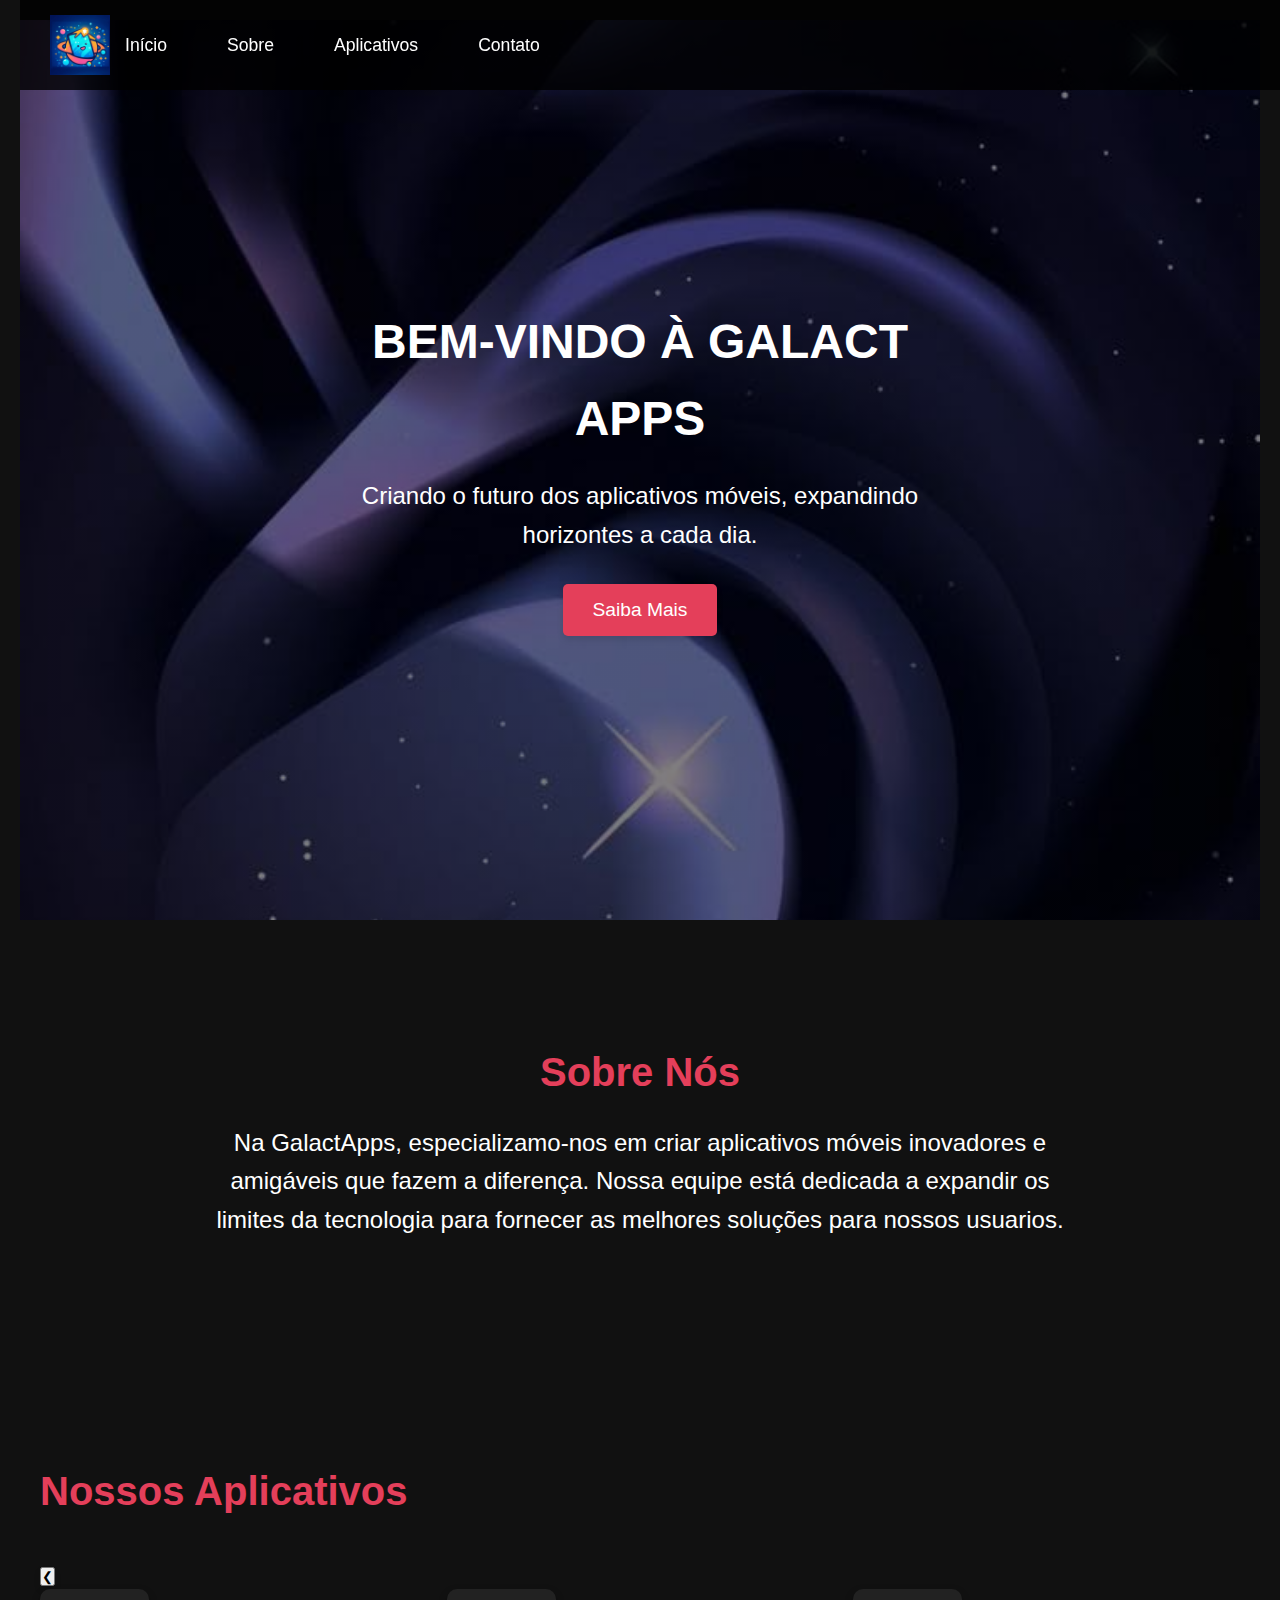
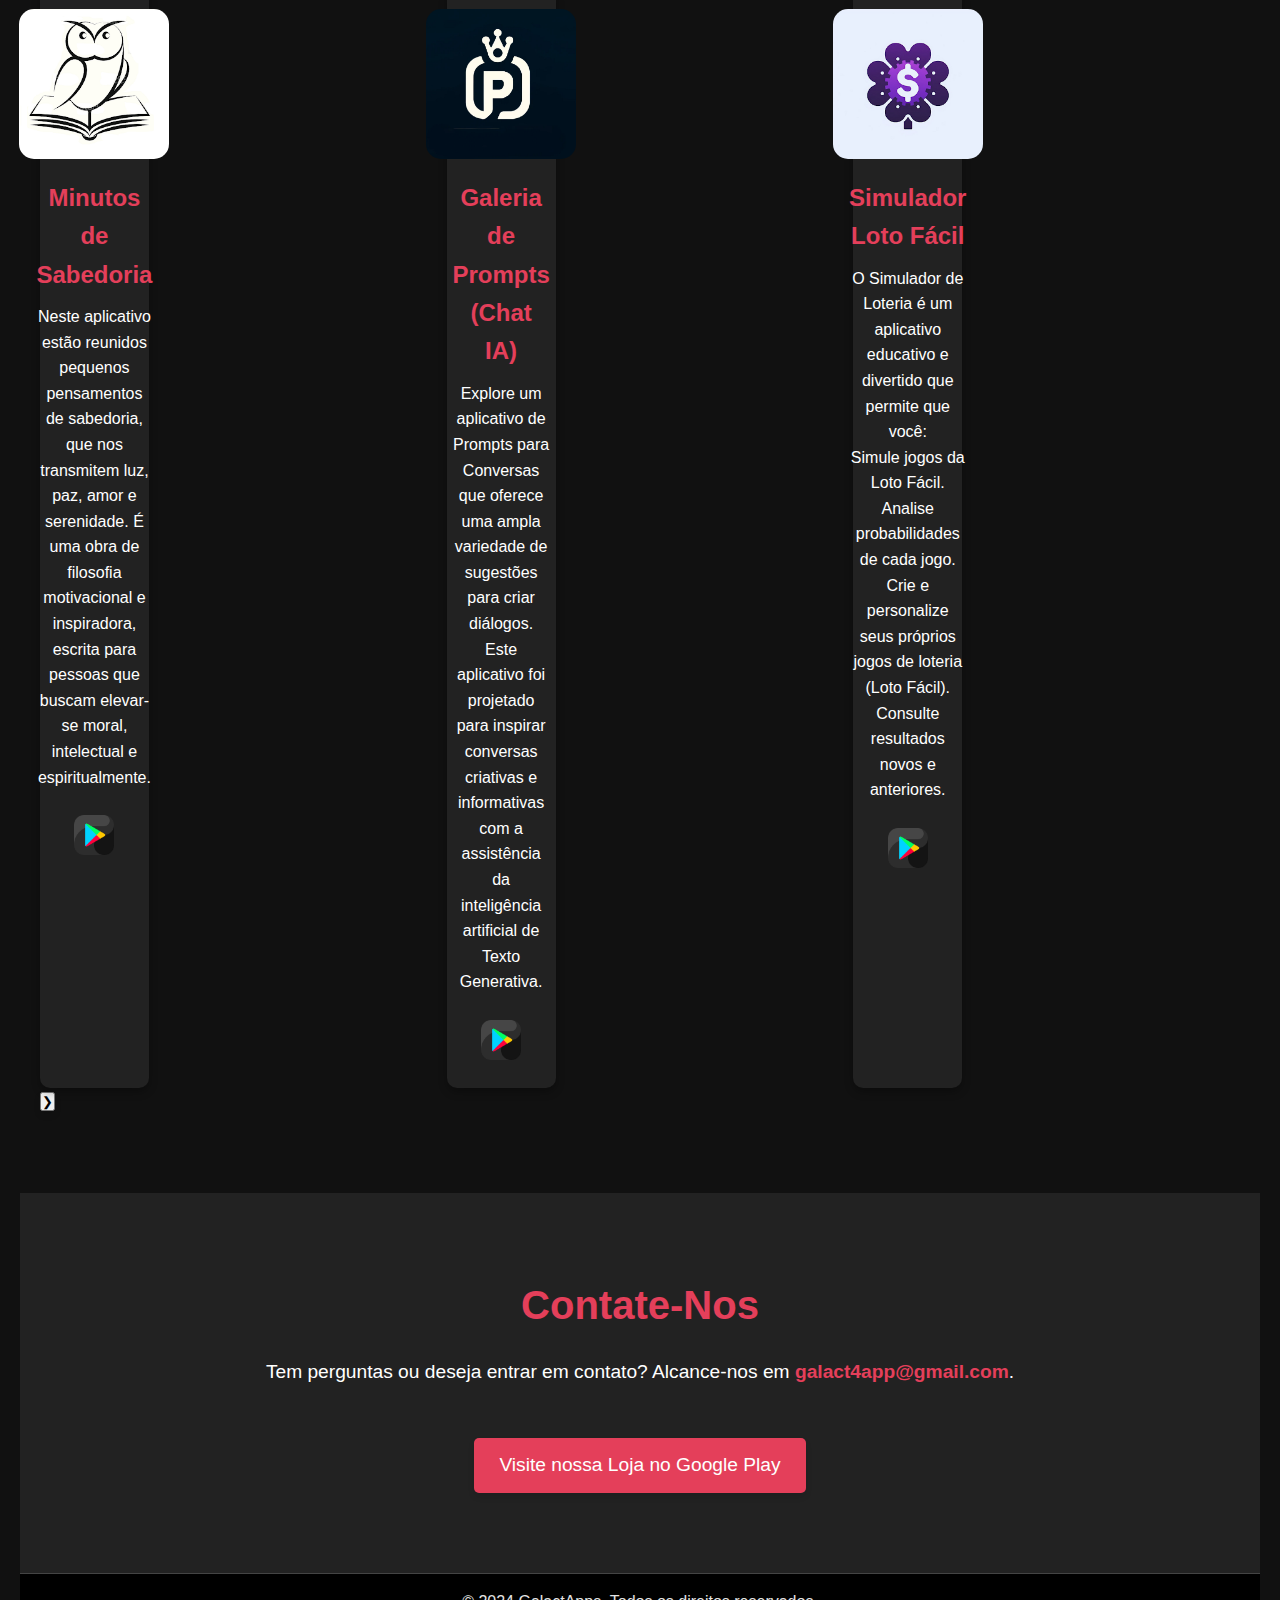
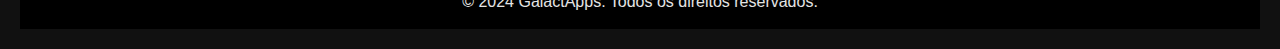
<file: index.html>
<!DOCTYPE html>
<html lang="pt">
<head>
    <meta charset="UTF-8">
    <meta name="viewport" content="width=device-width, initial-scale=1.0">
    <title>GalactApps - Desenvolvimento de Aplicativos Móveis</title>
    <link rel="stylesheet" href="styles.css">
</head>
<body>
  <header id="header">
        <nav>
            <div class="logo-container">
                <img src="logo2.jpeg" alt="Logo da GalactApps" class="logo">
            </div>
            <ul class="nav-links">
                <li><a href="#home">Início</a></li>
                <li><a href="#about">Sobre</a></li>
                <li><a href="#apps">Aplicativos</a></li>
                <li><a href="#contact">Contato</a></li>
            </ul>
            <div class="menu-toggle" onclick="toggleMenu()" aria-label="Alternar navegação" role="button">
                <div class="hamburger"></div>
            </div>
        </nav>
    </header>

    <section id="home" class="hero-section">
        <div class="hero-content">
            <h1>Bem-vindo à Galact Apps</h1>
            <p>Criando o futuro dos aplicativos móveis, expandindo horizontes a cada dia.</p>
            <button onclick="scrollToSection('about')">Saiba Mais</button>
        </div>
    </section>

    <section id="about" class="about-section">
        <h2>Sobre Nós</h2>
        <div class="about-content">
            <p>Na GalactApps, especializamo-nos em criar aplicativos móveis inovadores e amigáveis que fazem a diferença. Nossa equipe está dedicada a expandir os limites da tecnologia para fornecer as melhores soluções para nossos usuarios.</p>
        </div>
    </section>

    <section id="apps" class="apps-section">
        <h2>Nossos Aplicativos</h2>
        <div class="carousel-container">
            <button class="carousel-button prev" onclick="prevSlide()">&#10094;</button>
            <div class="carousel-slide">
                <div class="app-card">
                    <img src="app1.png" alt="Logo do App 1" class="app-logo">
                    <div class="app-description">
                        <h3>Minutos de Sabedoria</h3>
                        <p>Neste aplicativo estão reunidos pequenos pensamentos de sabedoria, que nos transmitem luz, paz, amor e serenidade. É uma obra de filosofia motivacional e inspiradora, escrita para pessoas que buscam elevar-se moral, intelectual e espiritualmente.</p>
                        <a href="https://play.google.com/store/apps/details?id=com.appgalact.minutosdesabedoria&pcampaignid=web_share" target="_blank">
                            <img src="google-play.png" alt="Ícone do Google Play" class="google-play-icon">
                        </a>
                    </div>
                </div>
                <div class="app-card">
                    <img src="app2.png" alt="Logo do App 2" class="app-logo">
                    <div class="app-description">
                        <h3>Galeria de Prompts (Chat IA)</h3>
                        <p>Explore um aplicativo de Prompts para Conversas que oferece uma ampla variedade de sugestões para criar diálogos. Este aplicativo foi projetado para inspirar conversas criativas e informativas com a assistência da inteligência artificial de Texto Generativa.</p>
                        <a href="https://play.google.com/store/apps/details?id=com.galactapp.promptschatgpt&pcampaignid=web_share" target="_blank">
                            <img src="google-play.png" alt="Ícone do Google Play" class="google-play-icon">
                        </a>
                    </div>
                </div>
                <div class="app-card">
                    <img src="app3.webp" alt="Logo do App 3" class="app-logo">
                    <div class="app-description">
                        <h3>Simulador Loto Fácil</h3>
                        <p>O Simulador de Loteria é um aplicativo educativo e divertido que permite que você:<br>
                            Simule jogos da Loto Fácil.<br>
                            Analise probabilidades de cada jogo.<br>
                            Crie e personalize seus próprios jogos de loteria (Loto Fácil).<br>
                            Consulte resultados novos e anteriores.</p>
                        <a href="https://play.google.com/store/apps/details?id=com.galactapp.simuladorlotofacil&pcampaignid=web_share" target="_blank">
                            <img src="google-play.png" alt="Ícone do Google Play" class="google-play-icon">
                        </a>
                    </div>
                </div>
            </div>
            <button class="carousel-button next" onclick="nextSlide()">&#10095;</button>
        </div>
        <div class="carousel-dots">
            <span class="dot" onclick="goToSlide(0)"></span>
            <span class="dot" onclick="goToSlide(1)"></span>
            <span class="dot" onclick="goToSlide(2)"></span>
        </div>
    </section>

    <section id="contact" class="contact-section">
        <h2>Contate-Nos</h2>
        <p>Tem perguntas ou deseja entrar em contato? Alcance-nos em <a class="specific-link" href="mailto:galact4app@gmail.com">galact4app@gmail.com</a>.</p>
        <a href="https://play.google.com/store/apps/dev?id=6442447482809120290" target="_blank" class="google-play-button">Visite nossa Loja no Google Play</a>
    </section>

    <footer>
        <p>&copy; 2024 GalactApps. Todos os direitos reservados.</p>
    </footer>

    <script src="scripts.js"></script>
</body>
</html>
</file>
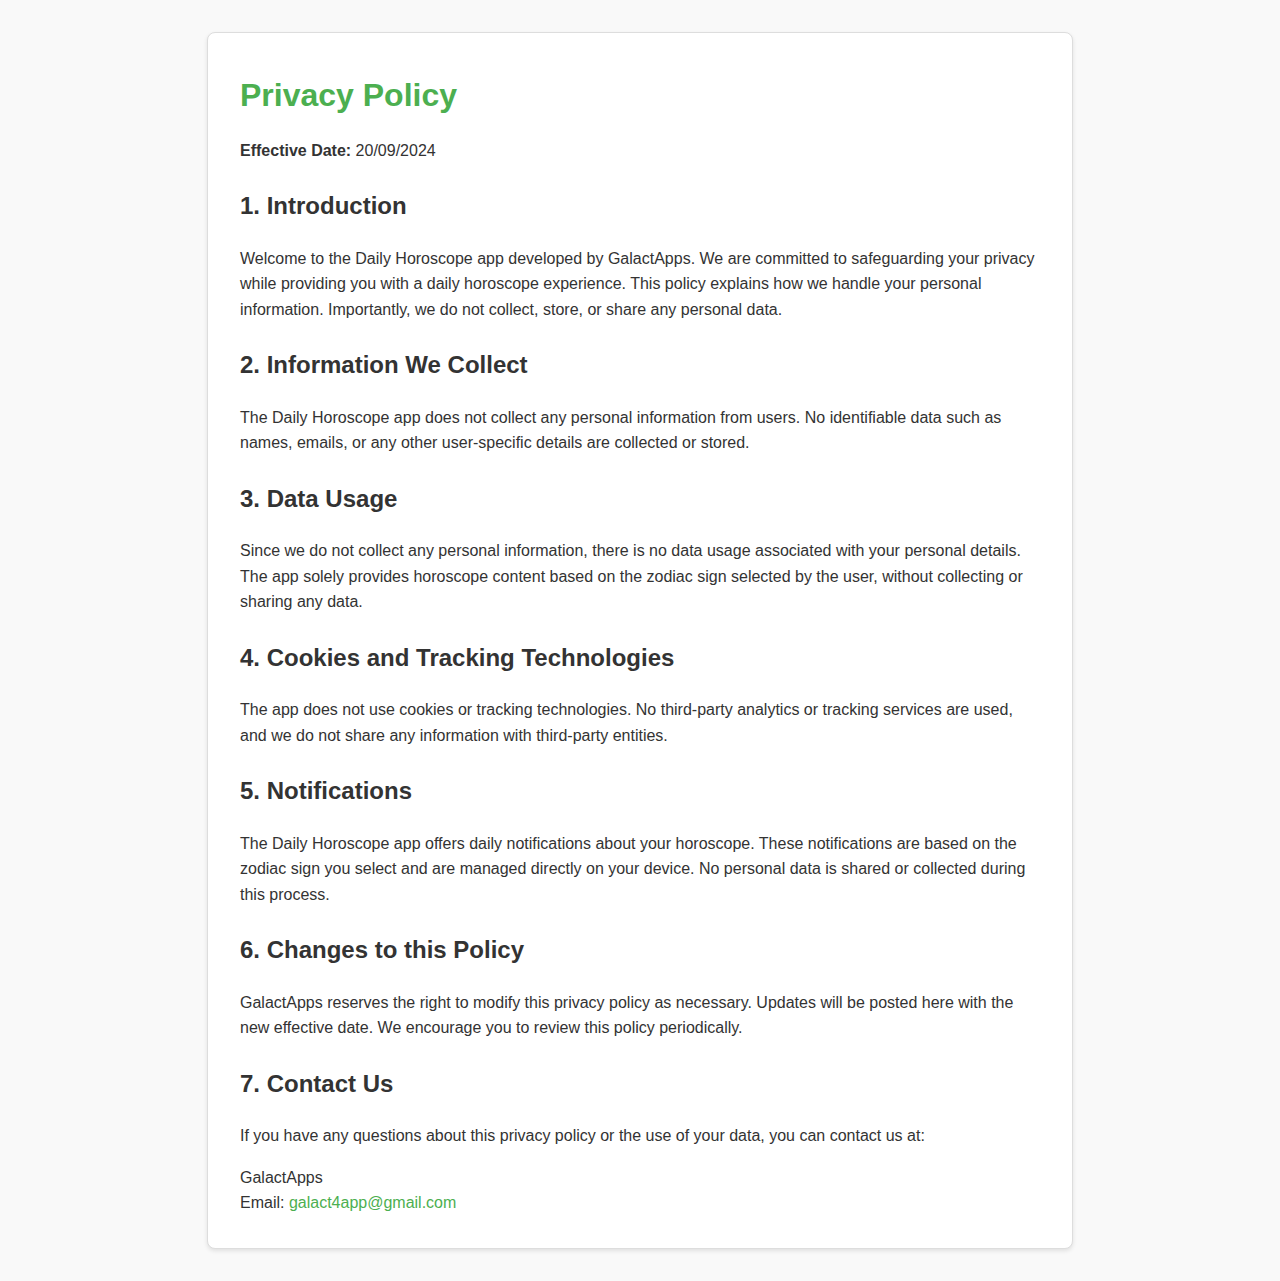
<file: politicas/ daily-horoscope/index.html>
<!DOCTYPE html>
<html lang="en">
<head>
    <meta charset="UTF-8">
    <meta name="viewport" content="width=device-width, initial-scale=1.0">
    <title>Privacy Policy - Daily Horoscope</title>
    <meta name="description" content="Privacy Policy for the Daily Horoscope app by GalactApps.">
    <meta name="keywords" content="privacy policy, Daily Horoscope, GalactApps">
    <link rel="stylesheet" href="../css/styles.css">

    <!-- Google Tag (Analytics) -->
    <script async src="https://www.googletagmanager.com/gtag/js?id=G-92SMPB4QEP"></script>
    <script>
      window.dataLayer = window.dataLayer || [];
      function gtag(){dataLayer.push(arguments);}
      gtag('js', new Date());
      gtag('config', 'G-92SMPB4QEP');
    </script>
</head>
<body>
    <main class="privacy-policy">
        <h1>Privacy Policy</h1>
        <p><strong>Effective Date:</strong> 20/09/2024</p>

        <section>
            <h2>1. Introduction</h2>
            <p>
                Welcome to the Daily Horoscope app developed by GalactApps. We are committed to safeguarding your privacy while providing you with a daily horoscope experience. This policy explains how we handle your personal information. Importantly, we do not collect, store, or share any personal data.
            </p>
        </section>

        <section>
            <h2>2. Information We Collect</h2>
            <p>
                The Daily Horoscope app does not collect any personal information from users. No identifiable data such as names, emails, or any other user-specific details are collected or stored.
            </p>
        </section>

        <section>
            <h2>3. Data Usage</h2>
            <p>
                Since we do not collect any personal information, there is no data usage associated with your personal details. The app solely provides horoscope content based on the zodiac sign selected by the user, without collecting or sharing any data.
            </p>
        </section>

        <section>
            <h2>4. Cookies and Tracking Technologies</h2>
            <p>
                The app does not use cookies or tracking technologies. No third-party analytics or tracking services are used, and we do not share any information with third-party entities.
            </p>
        </section>

        <section>
            <h2>5. Notifications</h2>
            <p>
                The Daily Horoscope app offers daily notifications about your horoscope. These notifications are based on the zodiac sign you select and are managed directly on your device. No personal data is shared or collected during this process.
            </p>
        </section>

        <section>
            <h2>6. Changes to this Policy</h2>
            <p>
                GalactApps reserves the right to modify this privacy policy as necessary. Updates will be posted here with the new effective date. We encourage you to review this policy periodically.
            </p>
        </section>

        <section>
            <h2>7. Contact Us</h2>
            <p>
                If you have any questions about this privacy policy or the use of your data, you can contact us at:
            </p>
            <p>
                GalactApps<br>
                Email: <a href="mailto:galact4app@gmail.com">galact4app@gmail.com</a>
            </p>
        </section>
    </main>
</body>
</html>
</file>
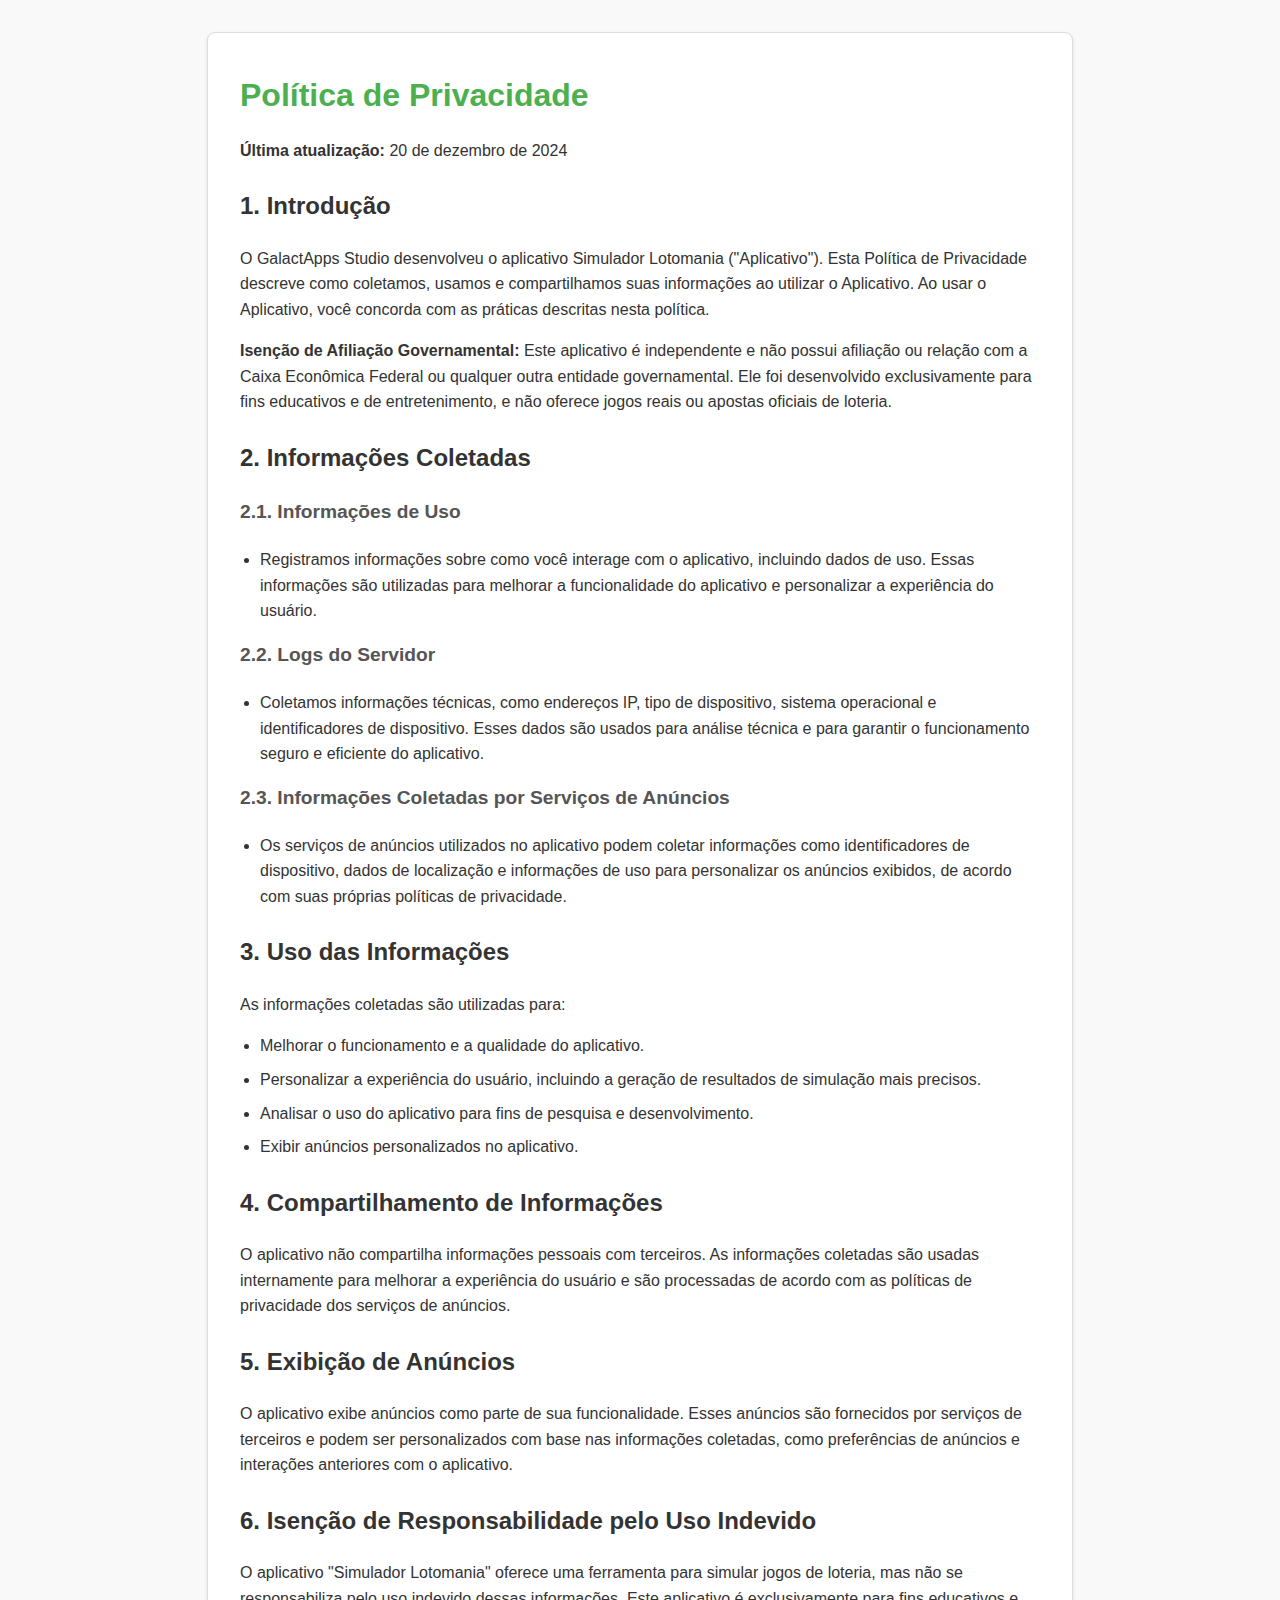
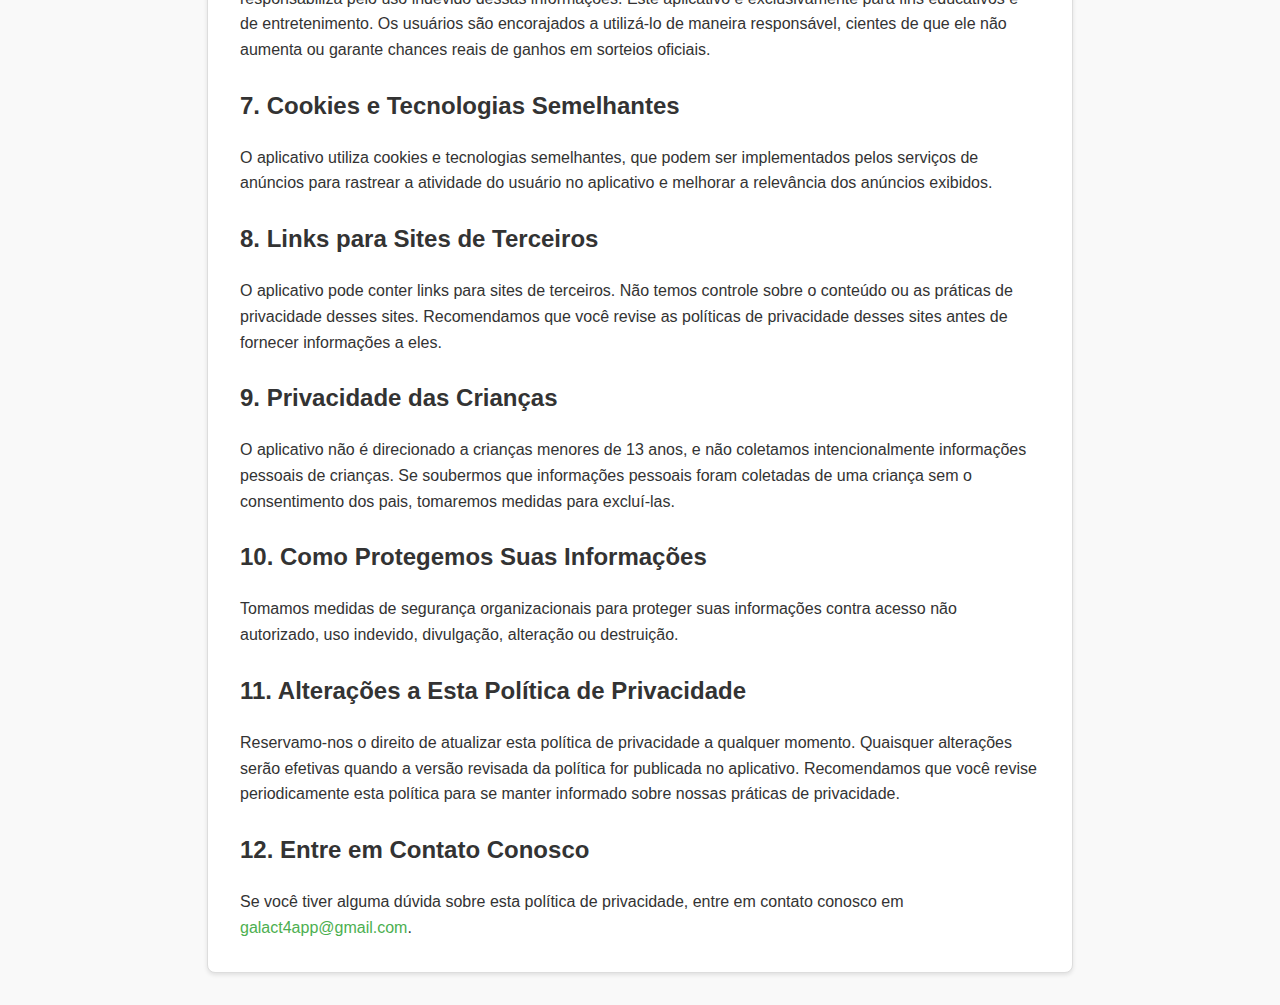
<file: politicas/ simulador-lotomania/index.html>
<!DOCTYPE html>
<html lang="pt">
<head>
    <meta charset="UTF-8">
    <meta name="viewport" content="width=device-width, initial-scale=1.0">
    <title>Política de Privacidade - Simulador Lotomania</title>
    <meta name="description" content="Política de Privacidade do aplicativo Simulador Lotomania.">
    <meta name="keywords" content="política de privacidade, Simulador Lotomania, GalactApps">
    <link rel="stylesheet" href="../css/styles.css">

    <!-- Google Tag (Analytics) -->
    <script async src="https://www.googletagmanager.com/gtag/js?id=G-92SMPB4QEP"></script>
    <script>
      window.dataLayer = window.dataLayer || [];
      function gtag(){dataLayer.push(arguments);}
      gtag('js', new Date());
      gtag('config', 'G-92SMPB4QEP');
    </script>
</head>
<body>
    <main class="privacy-policy">
        <h1>Política de Privacidade</h1>
        <p><strong>Última atualização:</strong> 20 de dezembro de 2024</p>

        <section>
            <h2>1. Introdução</h2>
            <p>
                O GalactApps Studio desenvolveu o aplicativo Simulador Lotomania ("Aplicativo"). 
                Esta Política de Privacidade descreve como coletamos, usamos e compartilhamos suas informações ao utilizar o Aplicativo. 
                Ao usar o Aplicativo, você concorda com as práticas descritas nesta política.
            </p>
            <p>
                <strong>Isenção de Afiliação Governamental:</strong> Este aplicativo é independente e não possui afiliação ou relação com a Caixa Econômica Federal ou qualquer outra entidade governamental. 
                Ele foi desenvolvido exclusivamente para fins educativos e de entretenimento, e não oferece jogos reais ou apostas oficiais de loteria.
            </p>
        </section>

        <section>
            <h2>2. Informações Coletadas</h2>
            <h3>2.1. Informações de Uso</h3>
            <ul>
                <li>Registramos informações sobre como você interage com o aplicativo, incluindo dados de uso. Essas informações são utilizadas para melhorar a funcionalidade do aplicativo e personalizar a experiência do usuário.</li>
            </ul>
            <h3>2.2. Logs do Servidor</h3>
            <ul>
                <li>Coletamos informações técnicas, como endereços IP, tipo de dispositivo, sistema operacional e identificadores de dispositivo. Esses dados são usados para análise técnica e para garantir o funcionamento seguro e eficiente do aplicativo.</li>
            </ul>
            <h3>2.3. Informações Coletadas por Serviços de Anúncios</h3>
            <ul>
                <li>Os serviços de anúncios utilizados no aplicativo podem coletar informações como identificadores de dispositivo, dados de localização e informações de uso para personalizar os anúncios exibidos, de acordo com suas próprias políticas de privacidade.</li>
            </ul>
        </section>

        <section>
            <h2>3. Uso das Informações</h2>
            <p>As informações coletadas são utilizadas para:</p>
            <ul>
                <li>Melhorar o funcionamento e a qualidade do aplicativo.</li>
                <li>Personalizar a experiência do usuário, incluindo a geração de resultados de simulação mais precisos.</li>
                <li>Analisar o uso do aplicativo para fins de pesquisa e desenvolvimento.</li>
                <li>Exibir anúncios personalizados no aplicativo.</li>
            </ul>
        </section>

        <section>
            <h2>4. Compartilhamento de Informações</h2>
            <p>O aplicativo não compartilha informações pessoais com terceiros. As informações coletadas são usadas internamente para melhorar a experiência do usuário e são processadas de acordo com as políticas de privacidade dos serviços de anúncios.</p>
        </section>

        <section>
            <h2>5. Exibição de Anúncios</h2>
            <p>O aplicativo exibe anúncios como parte de sua funcionalidade. Esses anúncios são fornecidos por serviços de terceiros e podem ser personalizados com base nas informações coletadas, como preferências de anúncios e interações anteriores com o aplicativo.</p>
        </section>

        <section>
            <h2>6. Isenção de Responsabilidade pelo Uso Indevido</h2>
            <p>O aplicativo "Simulador Lotomania" oferece uma ferramenta para simular jogos de loteria, mas não se responsabiliza pelo uso indevido dessas informações. Este aplicativo é exclusivamente para fins educativos e de entretenimento. Os usuários são encorajados a utilizá-lo de maneira responsável, cientes de que ele não aumenta ou garante chances reais de ganhos em sorteios oficiais.</p>
        </section>

        <section>
            <h2>7. Cookies e Tecnologias Semelhantes</h2>
            <p>O aplicativo utiliza cookies e tecnologias semelhantes, que podem ser implementados pelos serviços de anúncios para rastrear a atividade do usuário no aplicativo e melhorar a relevância dos anúncios exibidos.</p>
        </section>

        <section>
            <h2>8. Links para Sites de Terceiros</h2>
            <p>O aplicativo pode conter links para sites de terceiros. Não temos controle sobre o conteúdo ou as práticas de privacidade desses sites. Recomendamos que você revise as políticas de privacidade desses sites antes de fornecer informações a eles.</p>
        </section>

        <section>
            <h2>9. Privacidade das Crianças</h2>
            <p>O aplicativo não é direcionado a crianças menores de 13 anos, e não coletamos intencionalmente informações pessoais de crianças. Se soubermos que informações pessoais foram coletadas de uma criança sem o consentimento dos pais, tomaremos medidas para excluí-las.</p>
        </section>

        <section>
            <h2>10. Como Protegemos Suas Informações</h2>
            <p>Tomamos medidas de segurança organizacionais para proteger suas informações contra acesso não autorizado, uso indevido, divulgação, alteração ou destruição.</p>
        </section>

        <section>
            <h2>11. Alterações a Esta Política de Privacidade</h2>
            <p>Reservamo-nos o direito de atualizar esta política de privacidade a qualquer momento. Quaisquer alterações serão efetivas quando a versão revisada da política for publicada no aplicativo. Recomendamos que você revise periodicamente esta política para se manter informado sobre nossas práticas de privacidade.</p>
        </section>

        <section>
            <h2>12. Entre em Contato Conosco</h2>
            <p>Se você tiver alguma dúvida sobre esta política de privacidade, entre em contato conosco em <a href="mailto:galact4app@gmail.com">galact4app@gmail.com</a>.</p>
        </section>
    </main>
</body>
</html>
</file>
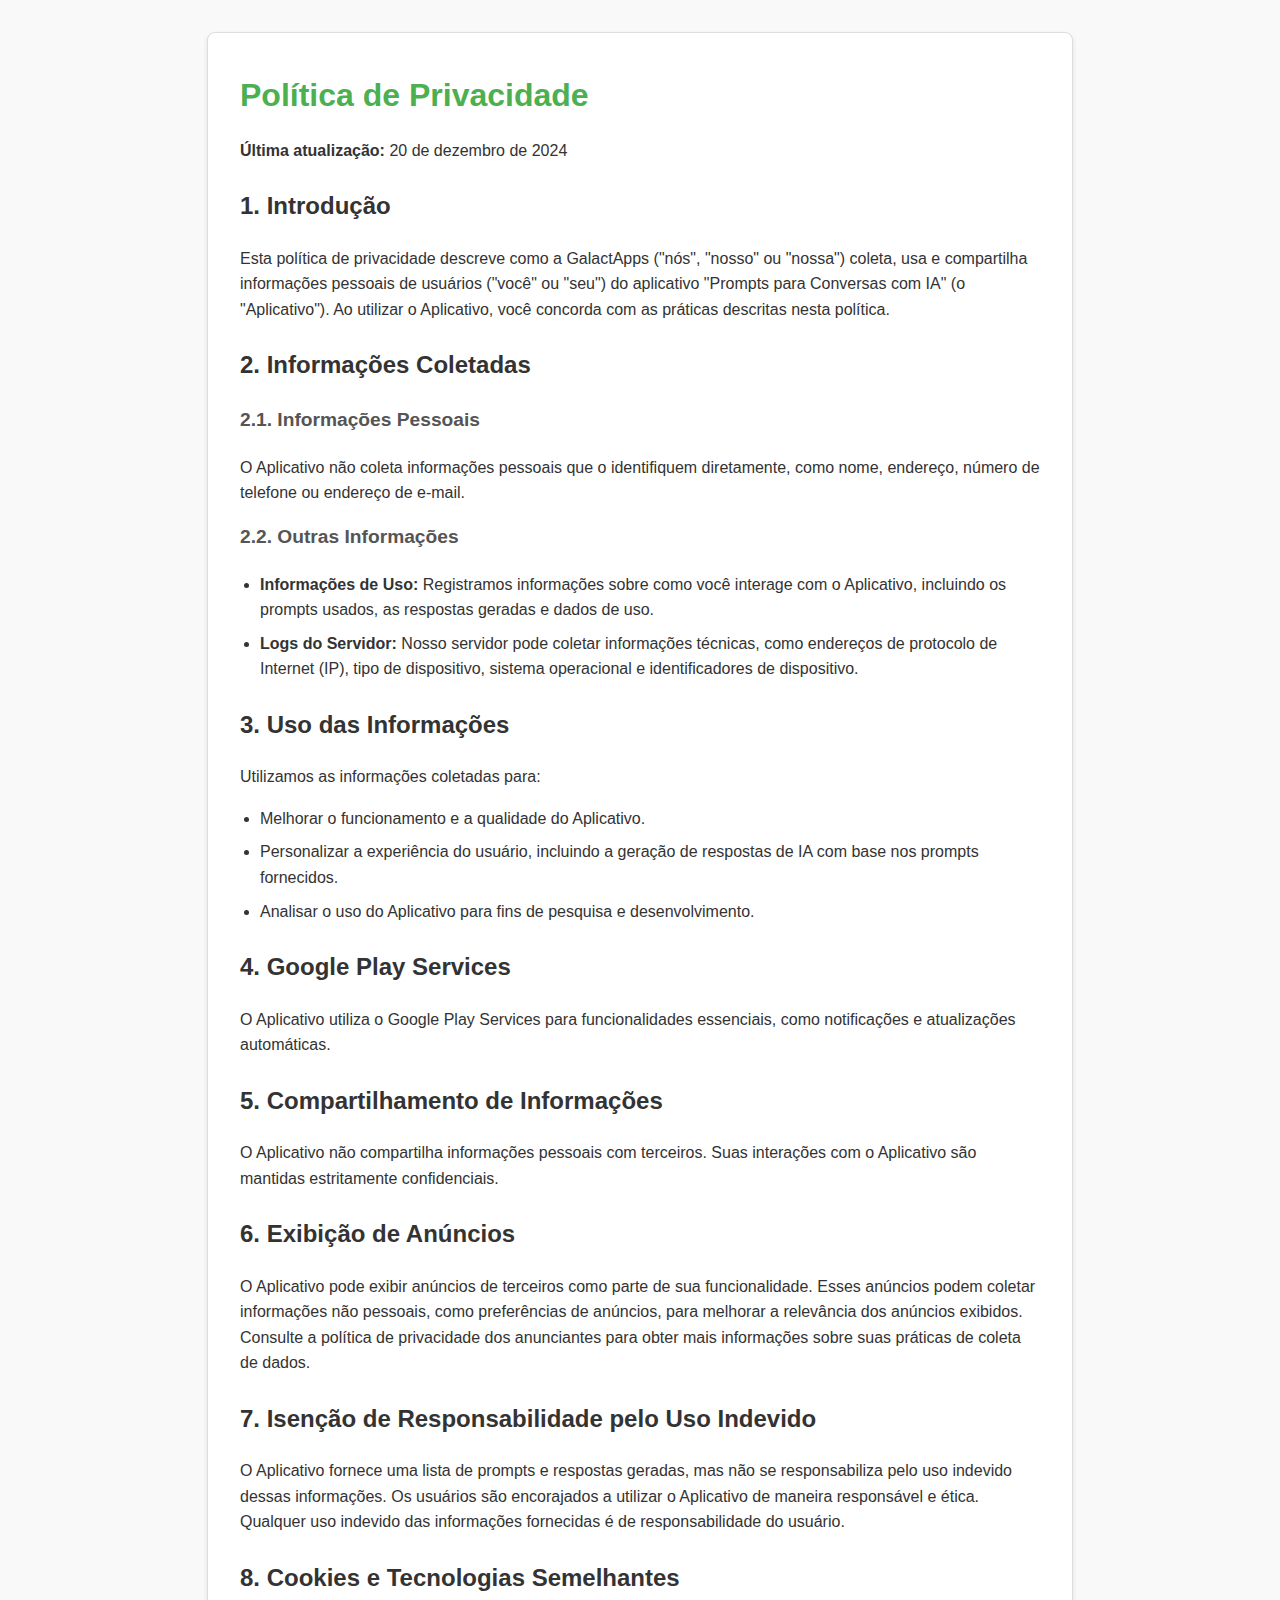
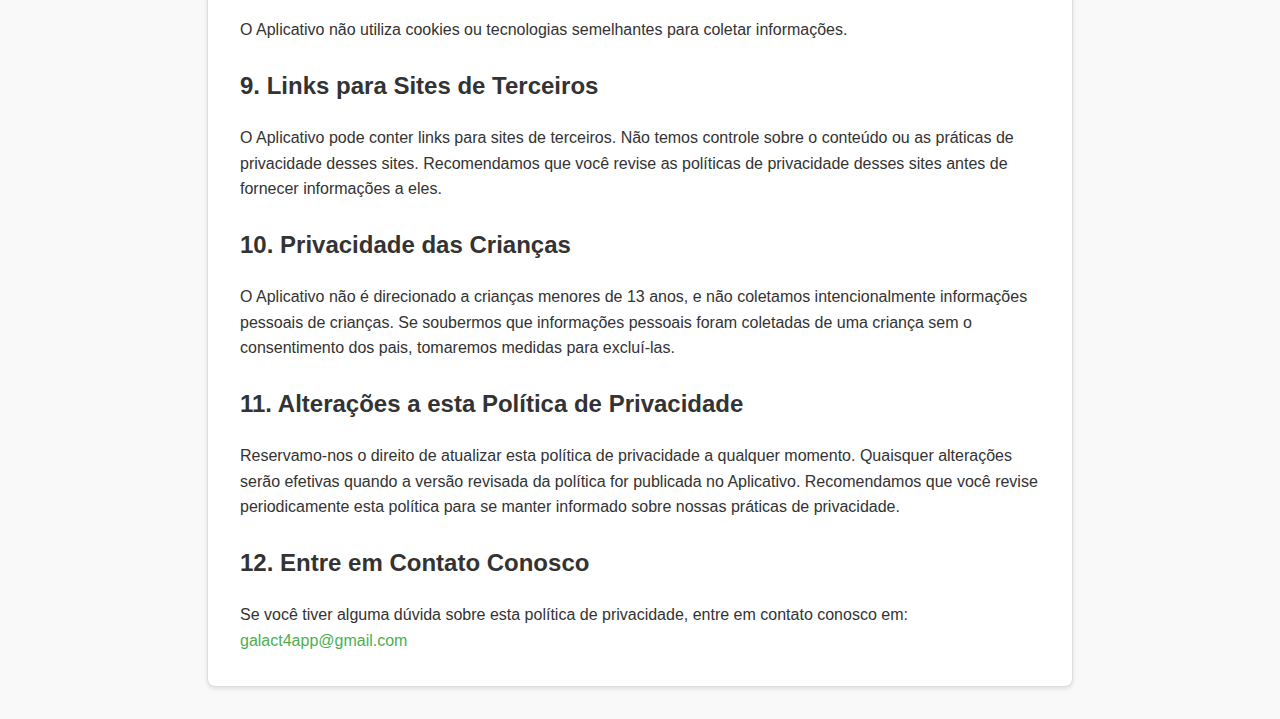
<file: politicas/galeria-de-prompts/index.html>
<!DOCTYPE html>
<html lang="pt">
<head>
    <meta charset="UTF-8">
    <meta name="viewport" content="width=device-width, initial-scale=1.0">
    <title>Política de Privacidade - Prompts para Conversas com IA</title>
    <meta name="description" content="Política de Privacidade do aplicativo Prompts para Conversas com IA da GalactApps.">
    <meta name="keywords" content="política de privacidade, Prompts para Conversas com IA, GalactApps">
    <link rel="stylesheet" href="../css/styles.css">

    <!-- Google Tag (Analytics) -->
    <script async src="https://www.googletagmanager.com/gtag/js?id=G-92SMPB4QEP"></script>
    <script>
      window.dataLayer = window.dataLayer || [];
      function gtag(){dataLayer.push(arguments);}
      gtag('js', new Date());
      gtag('config', 'G-92SMPB4QEP');
    </script>
</head>
<body>
    <main class="privacy-policy">
        <h1>Política de Privacidade</h1>
        <p><strong>Última atualização:</strong> 20 de dezembro de 2024</p>

        <section>
            <h2>1. Introdução</h2>
            <p>
                Esta política de privacidade descreve como a GalactApps ("nós", "nosso" ou "nossa") coleta, usa e compartilha informações pessoais de usuários ("você" ou "seu") do aplicativo "Prompts para Conversas com IA" (o "Aplicativo").
                Ao utilizar o Aplicativo, você concorda com as práticas descritas nesta política.
            </p>
        </section>

        <section>
            <h2>2. Informações Coletadas</h2>
            <h3>2.1. Informações Pessoais</h3>
            <p>
                O Aplicativo não coleta informações pessoais que o identifiquem diretamente, como nome, endereço, número de telefone ou endereço de e-mail.
            </p>
            <h3>2.2. Outras Informações</h3>
            <ul>
                <li><strong>Informações de Uso:</strong> Registramos informações sobre como você interage com o Aplicativo, incluindo os prompts usados, as respostas geradas e dados de uso.</li>
                <li><strong>Logs do Servidor:</strong> Nosso servidor pode coletar informações técnicas, como endereços de protocolo de Internet (IP), tipo de dispositivo, sistema operacional e identificadores de dispositivo.</li>
            </ul>
        </section>

        <section>
            <h2>3. Uso das Informações</h2>
            <p>Utilizamos as informações coletadas para:</p>
            <ul>
                <li>Melhorar o funcionamento e a qualidade do Aplicativo.</li>
                <li>Personalizar a experiência do usuário, incluindo a geração de respostas de IA com base nos prompts fornecidos.</li>
                <li>Analisar o uso do Aplicativo para fins de pesquisa e desenvolvimento.</li>
            </ul>
        </section>

        <section>
            <h2>4. Google Play Services</h2>
            <p>O Aplicativo utiliza o Google Play Services para funcionalidades essenciais, como notificações e atualizações automáticas.</p>
        </section>

        <section>
            <h2>5. Compartilhamento de Informações</h2>
            <p>O Aplicativo não compartilha informações pessoais com terceiros. Suas interações com o Aplicativo são mantidas estritamente confidenciais.</p>
        </section>

        <section>
            <h2>6. Exibição de Anúncios</h2>
            <p>
                O Aplicativo pode exibir anúncios de terceiros como parte de sua funcionalidade. Esses anúncios podem coletar informações não pessoais, como preferências de anúncios, para melhorar a relevância dos anúncios exibidos.
                Consulte a política de privacidade dos anunciantes para obter mais informações sobre suas práticas de coleta de dados.
            </p>
        </section>

        <section>
            <h2>7. Isenção de Responsabilidade pelo Uso Indevido</h2>
            <p>
                O Aplicativo fornece uma lista de prompts e respostas geradas, mas não se responsabiliza pelo uso indevido dessas informações. Os usuários são encorajados a utilizar o Aplicativo de maneira responsável e ética. Qualquer uso indevido das informações fornecidas é de responsabilidade do usuário.
            </p>
        </section>

        <section>
            <h2>8. Cookies e Tecnologias Semelhantes</h2>
            <p>O Aplicativo não utiliza cookies ou tecnologias semelhantes para coletar informações.</p>
        </section>

        <section>
            <h2>9. Links para Sites de Terceiros</h2>
            <p>
                O Aplicativo pode conter links para sites de terceiros. Não temos controle sobre o conteúdo ou as práticas de privacidade desses sites. Recomendamos que você revise as políticas de privacidade desses sites antes de fornecer informações a eles.
            </p>
        </section>

        <section>
            <h2>10. Privacidade das Crianças</h2>
            <p>
                O Aplicativo não é direcionado a crianças menores de 13 anos, e não coletamos intencionalmente informações pessoais de crianças. Se soubermos que informações pessoais foram coletadas de uma criança sem o consentimento dos pais, tomaremos medidas para excluí-las.
            </p>
        </section>

        <section>
            <h2>11. Alterações a esta Política de Privacidade</h2>
            <p>
                Reservamo-nos o direito de atualizar esta política de privacidade a qualquer momento. Quaisquer alterações serão efetivas quando a versão revisada da política for publicada no Aplicativo. Recomendamos que você revise periodicamente esta política para se manter informado sobre nossas práticas de privacidade.
            </p>
        </section>

        <section>
            <h2>12. Entre em Contato Conosco</h2>
            <p>
                Se você tiver alguma dúvida sobre esta política de privacidade, entre em contato conosco em:
                <a href="mailto:galact4app@gmail.com">galact4app@gmail.com</a>
            </p>
        </section>
    </main>
</body>
</html>
</file>
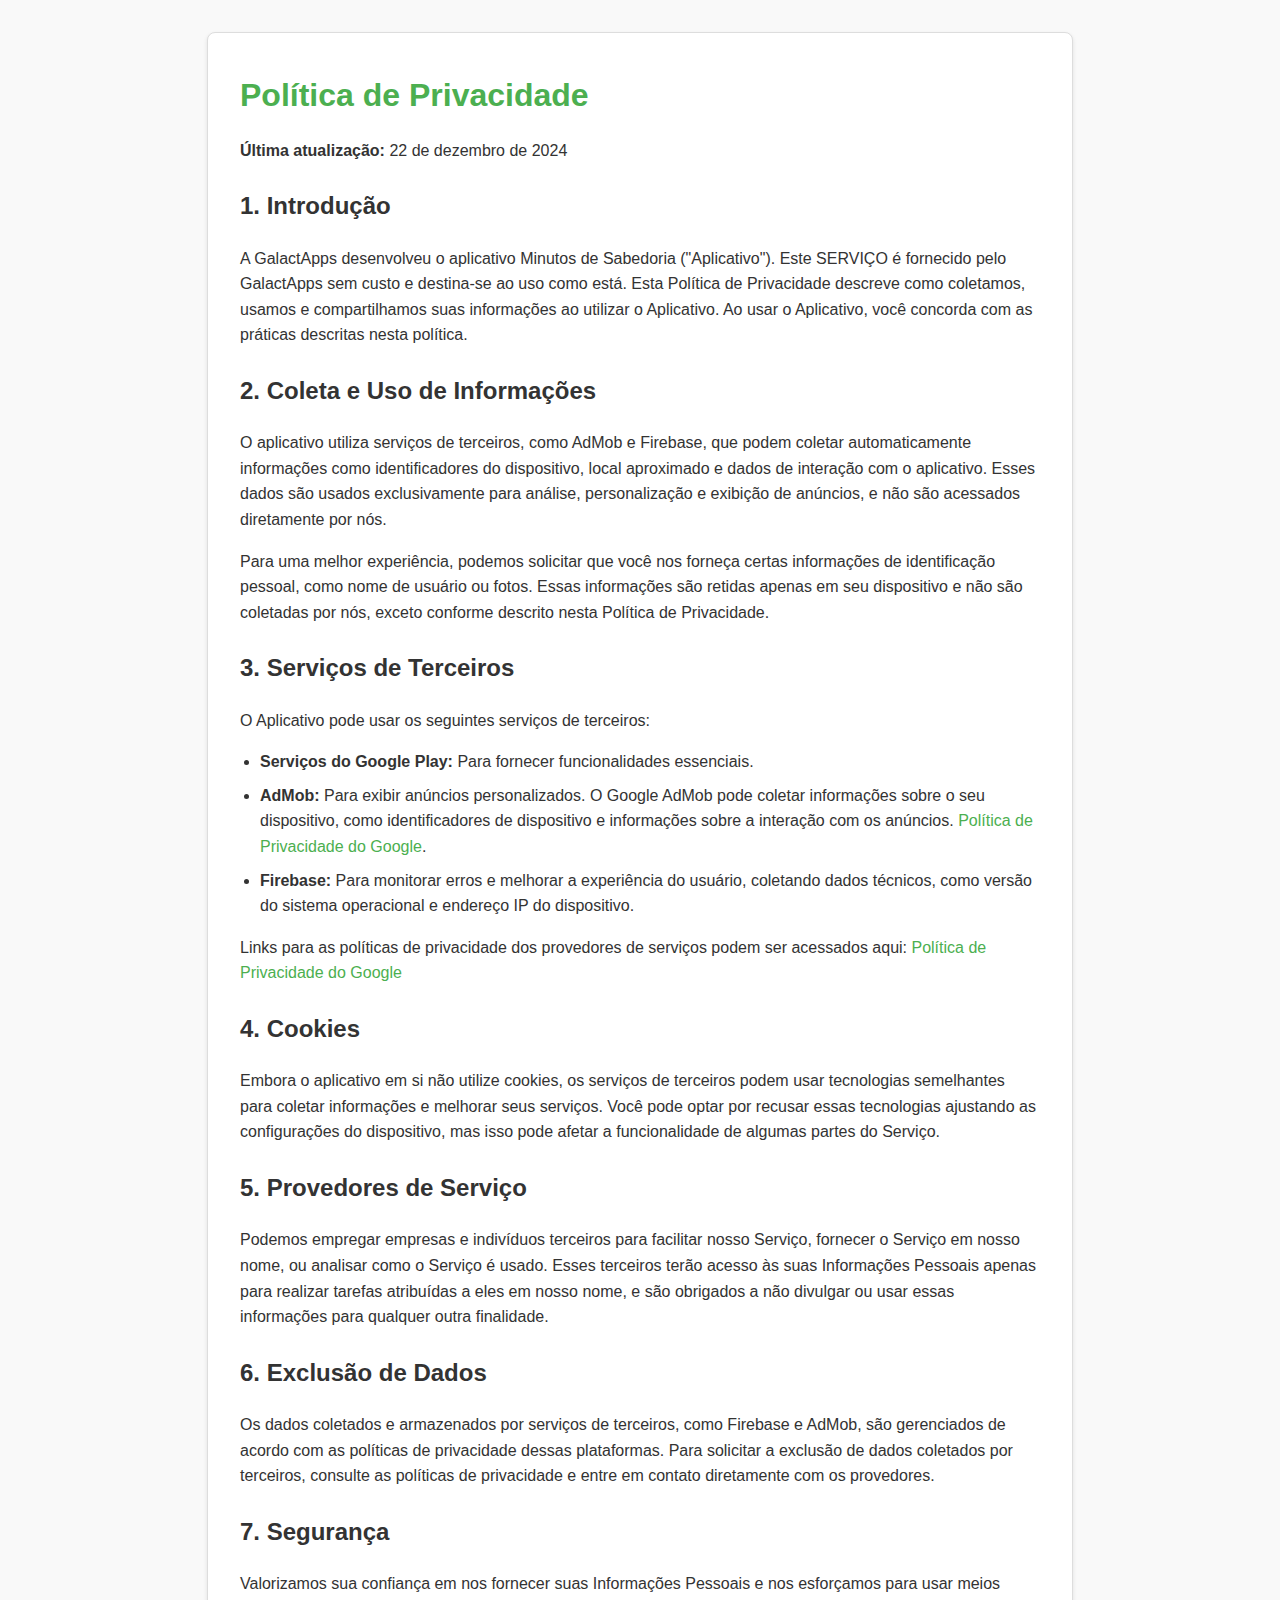
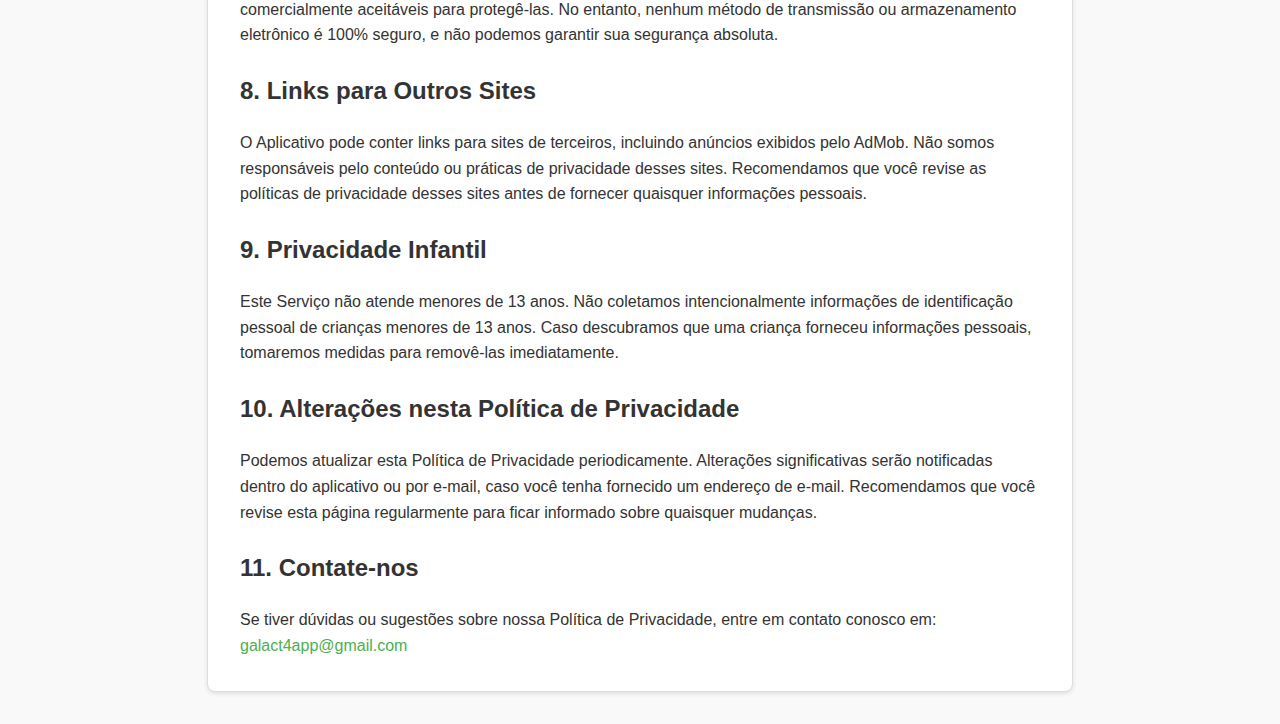
<file: politicas/minutos-de-sabedoria/index.html>
<!DOCTYPE html>
<html lang="pt">
<head>
    <meta charset="UTF-8">
    <meta name="viewport" content="width=device-width, initial-scale=1.0">
    <title>Política de Privacidade - Minutos de Sabedoria</title>
    <meta name="description" content="Política de Privacidade do aplicativo Minutos de Sabedoria.">
    <meta name="keywords" content="política de privacidade, Minutos de Sabedoria, GalactApps">
    <link rel="stylesheet" href="../css/styles.css">

    <!-- Google Tag (Analytics) -->
    <script async src="https://www.googletagmanager.com/gtag/js?id=G-92SMPB4QEP"></script>
    <script>
      window.dataLayer = window.dataLayer || [];
      function gtag(){dataLayer.push(arguments);}
      gtag('js', new Date());
      gtag('config', 'G-92SMPB4QEP');
    </script>
</head>
<body>
    <main class="privacy-policy">
        <h1>Política de Privacidade</h1>
        <p><strong>Última atualização:</strong> 22 de dezembro de 2024</p>

        <section>
            <h2>1. Introdução</h2>
            <p>
                A GalactApps desenvolveu o aplicativo Minutos de Sabedoria ("Aplicativo"). Este SERVIÇO é fornecido pelo GalactApps sem custo e destina-se ao uso como está.
                Esta Política de Privacidade descreve como coletamos, usamos e compartilhamos suas informações ao utilizar o Aplicativo.
                Ao usar o Aplicativo, você concorda com as práticas descritas nesta política.
            </p>
        </section>

        <section>
            <h2>2. Coleta e Uso de Informações</h2>
            <p>
                O aplicativo utiliza serviços de terceiros, como AdMob e Firebase, que podem coletar automaticamente informações como identificadores do dispositivo, local aproximado e dados de interação com o aplicativo. Esses dados são usados exclusivamente para análise, personalização e exibição de anúncios, e não são acessados diretamente por nós.
            </p>
            <p>
                Para uma melhor experiência, podemos solicitar que você nos forneça certas informações de identificação pessoal, como nome de usuário ou fotos. Essas informações são retidas apenas em seu dispositivo e não são coletadas por nós, exceto conforme descrito nesta Política de Privacidade.
            </p>
        </section>

        <section>
            <h2>3. Serviços de Terceiros</h2>
            <p>O Aplicativo pode usar os seguintes serviços de terceiros:</p>
            <ul>
                <li><strong>Serviços do Google Play:</strong> Para fornecer funcionalidades essenciais.</li>
                <li><strong>AdMob:</strong> Para exibir anúncios personalizados. O Google AdMob pode coletar informações sobre o seu dispositivo, como identificadores de dispositivo e informações sobre a interação com os anúncios. 
                    <a href="https://policies.google.com/privacy" target="_blank">Política de Privacidade do Google</a>.
                </li>
                <li><strong>Firebase:</strong> Para monitorar erros e melhorar a experiência do usuário, coletando dados técnicos, como versão do sistema operacional e endereço IP do dispositivo.</li>
            </ul>
            <p>
                Links para as políticas de privacidade dos provedores de serviços podem ser acessados aqui:
                <a href="https://policies.google.com/privacy" target="_blank">Política de Privacidade do Google</a>
            </p>
        </section>

        <section>
            <h2>4. Cookies</h2>
            <p>
                Embora o aplicativo em si não utilize cookies, os serviços de terceiros podem usar tecnologias semelhantes para coletar informações e melhorar seus serviços. Você pode optar por recusar essas tecnologias ajustando as configurações do dispositivo, mas isso pode afetar a funcionalidade de algumas partes do Serviço.
            </p>
        </section>

        <section>
            <h2>5. Provedores de Serviço</h2>
            <p>
                Podemos empregar empresas e indivíduos terceiros para facilitar nosso Serviço, fornecer o Serviço em nosso nome, ou analisar como o Serviço é usado. Esses terceiros terão acesso às suas Informações Pessoais apenas para realizar tarefas atribuídas a eles em nosso nome, e são obrigados a não divulgar ou usar essas informações para qualquer outra finalidade.
            </p>
        </section>

        <section>
            <h2>6. Exclusão de Dados</h2>
            <p>
                Os dados coletados e armazenados por serviços de terceiros, como Firebase e AdMob, são gerenciados de acordo com as políticas de privacidade dessas plataformas. Para solicitar a exclusão de dados coletados por terceiros, consulte as políticas de privacidade e entre em contato diretamente com os provedores.
            </p>
        </section>

        <section>
            <h2>7. Segurança</h2>
            <p>
                Valorizamos sua confiança em nos fornecer suas Informações Pessoais e nos esforçamos para usar meios comercialmente aceitáveis para protegê-las. No entanto, nenhum método de transmissão ou armazenamento eletrônico é 100% seguro, e não podemos garantir sua segurança absoluta.
            </p>
        </section>

        <section>
            <h2>8. Links para Outros Sites</h2>
            <p>
                O Aplicativo pode conter links para sites de terceiros, incluindo anúncios exibidos pelo AdMob. Não somos responsáveis pelo conteúdo ou práticas de privacidade desses sites. Recomendamos que você revise as políticas de privacidade desses sites antes de fornecer quaisquer informações pessoais.
            </p>
        </section>

        <section>
            <h2>9. Privacidade Infantil</h2>
            <p>
                Este Serviço não atende menores de 13 anos. Não coletamos intencionalmente informações de identificação pessoal de crianças menores de 13 anos. Caso descubramos que uma criança forneceu informações pessoais, tomaremos medidas para removê-las imediatamente.
            </p>
        </section>

        <section>
            <h2>10. Alterações nesta Política de Privacidade</h2>
            <p>
                Podemos atualizar esta Política de Privacidade periodicamente. Alterações significativas serão notificadas dentro do aplicativo ou por e-mail, caso você tenha fornecido um endereço de e-mail. Recomendamos que você revise esta página regularmente para ficar informado sobre quaisquer mudanças.
            </p>
        </section>

        <section>
            <h2>11. Contate-nos</h2>
            <p>
                Se tiver dúvidas ou sugestões sobre nossa Política de Privacidade, entre em contato conosco em: 
                <a href="mailto:galact4app@gmail.com">galact4app@gmail.com</a>
            </p>
        </section>
    </main>
</body>
</html>
</file>
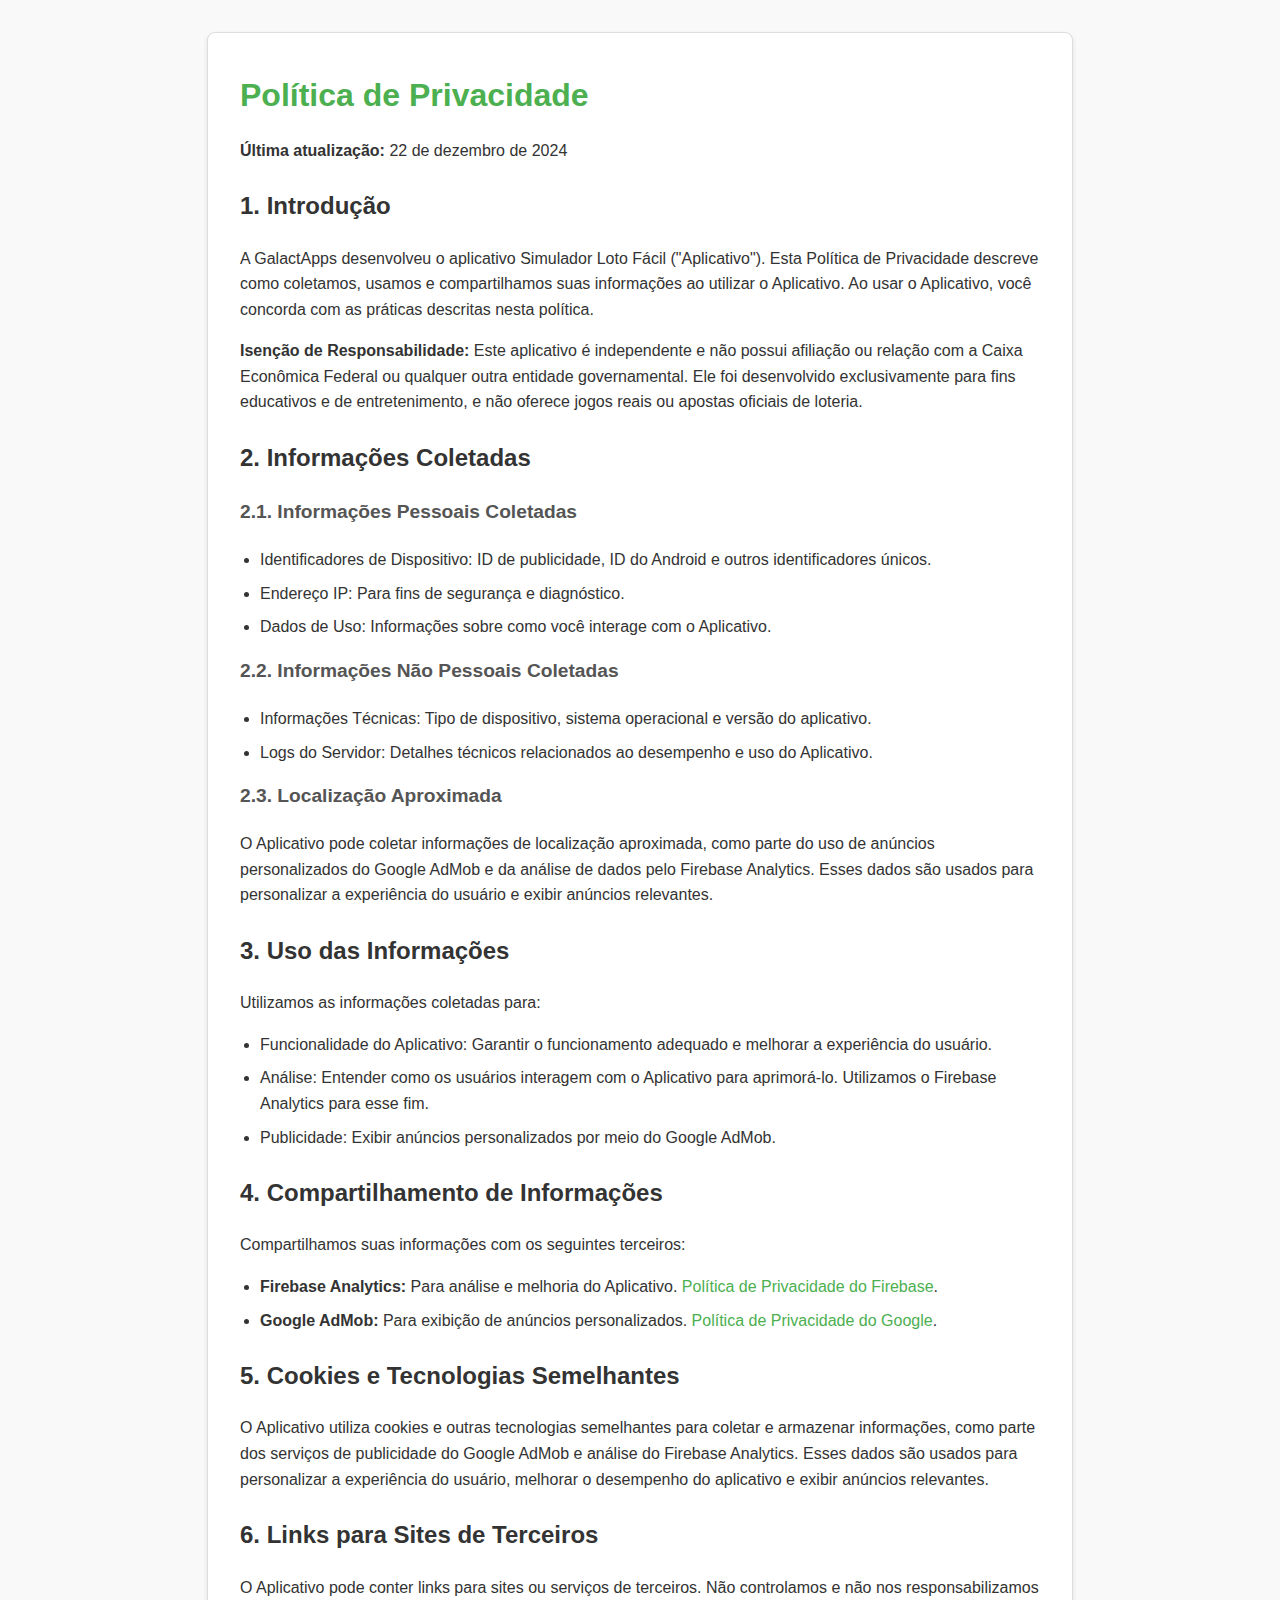
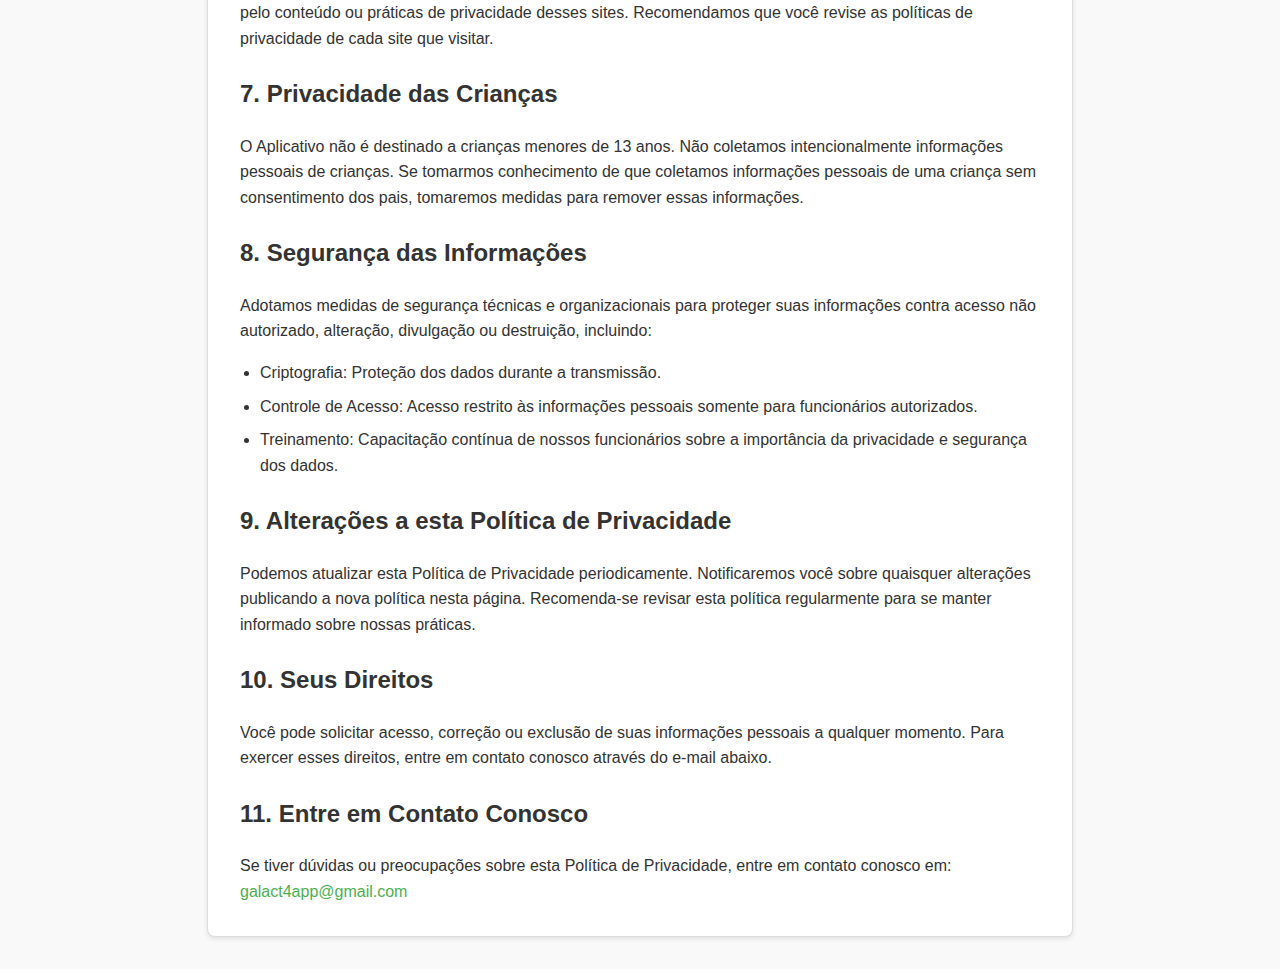
<file: politicas/simulador-loto-facil/index.html>
<!DOCTYPE html>
<html lang="pt">
<head>
    <meta charset="UTF-8">
    <meta name="viewport" content="width=device-width, initial-scale=1.0">
    <title>Política de Privacidade - Simulador Lotofácil</title>
    <meta name="description" content="Política de Privacidade do aplicativo Simulador Lotofácil.">
    <meta name="keywords" content="política de privacidade, Simulador Lotofácil, GalactApps">
    <link rel="stylesheet" href="../css/styles.css">

    <!-- Google Tag (Analytics) -->
    <script async src="https://www.googletagmanager.com/gtag/js?id=G-92SMPB4QEP"></script>
    <script>
      window.dataLayer = window.dataLayer || [];
      function gtag(){dataLayer.push(arguments);}
      gtag('js', new Date());
      gtag('config', 'G-92SMPB4QEP');
    </script>
</head>
<body>
    <main class="privacy-policy">
        <h1>Política de Privacidade</h1>
        <p><strong>Última atualização:</strong> 22 de dezembro de 2024</p>

        <section>
            <h2>1. Introdução</h2>
            <p>
                A GalactApps desenvolveu o aplicativo Simulador Loto Fácil ("Aplicativo"). 
                Esta Política de Privacidade descreve como coletamos, usamos e compartilhamos suas informações ao utilizar o Aplicativo. 
                Ao usar o Aplicativo, você concorda com as práticas descritas nesta política.
            </p>
            <p>
                <strong>Isenção de Responsabilidade:</strong> Este aplicativo é independente e não possui afiliação ou relação com a Caixa Econômica Federal ou qualquer outra entidade governamental. 
                Ele foi desenvolvido exclusivamente para fins educativos e de entretenimento, e não oferece jogos reais ou apostas oficiais de loteria.
            </p>
        </section>

        <section>
            <h2>2. Informações Coletadas</h2>
            <h3>2.1. Informações Pessoais Coletadas</h3>
            <ul>
                <li>Identificadores de Dispositivo: ID de publicidade, ID do Android e outros identificadores únicos.</li>
                <li>Endereço IP: Para fins de segurança e diagnóstico.</li>
                <li>Dados de Uso: Informações sobre como você interage com o Aplicativo.</li>
            </ul>
            <h3>2.2. Informações Não Pessoais Coletadas</h3>
            <ul>
                <li>Informações Técnicas: Tipo de dispositivo, sistema operacional e versão do aplicativo.</li>
                <li>Logs do Servidor: Detalhes técnicos relacionados ao desempenho e uso do Aplicativo.</li>
            </ul>
            <h3>2.3. Localização Aproximada</h3>
            <p>
                O Aplicativo pode coletar informações de localização aproximada, como parte do uso de anúncios personalizados do Google AdMob e da análise de dados pelo Firebase Analytics. Esses dados são usados para personalizar a experiência do usuário e exibir anúncios relevantes.
            </p>
        </section>

        <section>
            <h2>3. Uso das Informações</h2>
            <p>Utilizamos as informações coletadas para:</p>
            <ul>
                <li>Funcionalidade do Aplicativo: Garantir o funcionamento adequado e melhorar a experiência do usuário.</li>
                <li>Análise: Entender como os usuários interagem com o Aplicativo para aprimorá-lo. Utilizamos o Firebase Analytics para esse fim.</li>
                <li>Publicidade: Exibir anúncios personalizados por meio do Google AdMob.</li>
            </ul>
        </section>

        <section>
            <h2>4. Compartilhamento de Informações</h2>
            <p>Compartilhamos suas informações com os seguintes terceiros:</p>
            <ul>
                <li>
                    <strong>Firebase Analytics:</strong> Para análise e melhoria do Aplicativo. 
                    <a href="https://firebase.google.com/support/privacy" target="_blank">Política de Privacidade do Firebase</a>.
                </li>
                <li>
                    <strong>Google AdMob:</strong> Para exibição de anúncios personalizados. 
                    <a href="https://policies.google.com/privacy" target="_blank">Política de Privacidade do Google</a>.
                </li>
            </ul>
        </section>

        <section>
            <h2>5. Cookies e Tecnologias Semelhantes</h2>
            <p>
                O Aplicativo utiliza cookies e outras tecnologias semelhantes para coletar e armazenar informações, como parte dos serviços de publicidade do Google AdMob e análise do Firebase Analytics. Esses dados são usados para personalizar a experiência do usuário, melhorar o desempenho do aplicativo e exibir anúncios relevantes.
            </p>
        </section>

        <section>
            <h2>6. Links para Sites de Terceiros</h2>
            <p>
                O Aplicativo pode conter links para sites ou serviços de terceiros. 
                Não controlamos e não nos responsabilizamos pelo conteúdo ou práticas de privacidade desses sites. 
                Recomendamos que você revise as políticas de privacidade de cada site que visitar.
            </p>
        </section>

        <section>
            <h2>7. Privacidade das Crianças</h2>
            <p>
                O Aplicativo não é destinado a crianças menores de 13 anos. Não coletamos intencionalmente informações pessoais de crianças. 
                Se tomarmos conhecimento de que coletamos informações pessoais de uma criança sem consentimento dos pais, tomaremos medidas para remover essas informações.
            </p>
        </section>

        <section>
            <h2>8. Segurança das Informações</h2>
            <p>
                Adotamos medidas de segurança técnicas e organizacionais para proteger suas informações contra acesso não autorizado, alteração, divulgação ou destruição, incluindo:
            </p>
            <ul>
                <li>Criptografia: Proteção dos dados durante a transmissão.</li>
                <li>Controle de Acesso: Acesso restrito às informações pessoais somente para funcionários autorizados.</li>
                <li>Treinamento: Capacitação contínua de nossos funcionários sobre a importância da privacidade e segurança dos dados.</li>
            </ul>
        </section>

        <section>
            <h2>9. Alterações a esta Política de Privacidade</h2>
            <p>
                Podemos atualizar esta Política de Privacidade periodicamente. Notificaremos você sobre quaisquer alterações publicando a nova política nesta página. 
                Recomenda-se revisar esta política regularmente para se manter informado sobre nossas práticas.
            </p>
        </section>

        <section>
            <h2>10. Seus Direitos</h2>
            <p>
                Você pode solicitar acesso, correção ou exclusão de suas informações pessoais a qualquer momento. 
                Para exercer esses direitos, entre em contato conosco através do e-mail abaixo.
            </p>
        </section>

        <section>
            <h2>11. Entre em Contato Conosco</h2>
            <p>
                Se tiver dúvidas ou preocupações sobre esta Política de Privacidade, entre em contato conosco em:
                <a href="mailto:galact4app@gmail.com">galact4app@gmail.com</a>
            </p>
        </section>
    </main>
</body>
</html>
</file>
<file: styles.css>
/* =====================================================
    1. Variáveis CSS para Paleta de Cores e Fontes
===================================================== */
:root {
     --primary-color: #e43f5a;
     --secondary-color: #222;
     --background-color: #111;
     --text-color: #fff;
     --hover-color: #c7324a;
     --accent-color: #5a91d8;
     --font-family: 'Helvetica Neue', Arial, sans-serif;
     --transition-speed: 0.3s;
     --box-shadow: 0 4px 8px rgba(0, 0, 0, 0.3);
     --box-shadow-hover: 0 8px 16px rgba(0, 0, 0, 0.3);
     --spacing: 20px;
}

/* =====================================================
    2. Reset Básico e Estilos Globais
===================================================== */
* {
     margin: 0;
     padding: 0;
     box-sizing: border-box;
}

body {
     background-color: var(--background-color);
     color: var(--text-color);
     font-family: var(--font-family);
     line-height: 1.6;
     padding: var(--spacing);
}

/* =====================================================
    3. Header e Navegação
===================================================== */
header {
     position: fixed;
     top: 0;
     width: 100%;
     background-color: rgba(0, 0, 0, 0.8);
     padding: 15px 30px;
     display: flex;
     justify-content: space-between;
     align-items: center;
     z-index: 1000;
     transition: padding var(--transition-speed), background-color var(--transition-speed);
}

.logo-container {
     display: flex;
     align-items: center;
}

.logo {
     height: 60px;
     transition: height var(--transition-speed);
}

nav {
     display: flex;
     align-items: center;
     transition: all var(--transition-speed);
}

.nav-links {
     list-style: none;
     display: flex;
     gap: 30px;
     margin-right: 0;
     padding: 0;
}

.nav-links li {
     position: relative;
}

.nav-links li a {
     color: var(--text-color);
     text-decoration: none;
     font-size: 1.1em;
     padding: 10px 15px;
     transition: color var(--transition-speed);
}

.nav-links li a:hover,
.nav-links li a.active {
     color: var(--primary-color);
}

.menu-toggle {
     display: none;
     flex-direction: column;
     justify-content: space-between;
     width: 30px;
     height: 21px;
     cursor: pointer;
     position: relative;
     z-index: 1001;
}

.menu-toggle .hamburger,
.menu-toggle .hamburger::before,
.menu-toggle .hamburger::after {
     content: '';
     width: 100%;
     height: 3px;
     background-color: var(--text-color);
     transition: all var(--transition-speed);
     border-radius: 2px;
     position: absolute;
     left: 0;
}

.menu-toggle .hamburger::before {
     top: -8px;
}

.menu-toggle .hamburger::after {
     top: 8px;
}

.menu-toggle.toggle .hamburger {
     background-color: transparent;
}

.menu-toggle.toggle .hamburger::before {
     transform: rotate(45deg);
     top: 0;
     background-color: var(--primary-color);
}

.menu-toggle.toggle .hamburger::after {
     transform: rotate(-45deg);
     top: 0;
     background-color: var(--primary-color);
}

/* Menu Responsivo */
@media (max-width: 768px) {
     .menu-toggle {
          display: flex;
     }

     .nav-links {
          position: fixed;
          top: 70px;
          left: 0;
          right: 0;
          background-color: rgba(0, 0, 0, 0.95);
          flex-direction: column;
          align-items: center;
          display: none;
          padding: 20px 0;
     }

     .nav-links.active {
          display: flex;
     }

     .nav-links li {
          width: 100%;
          text-align: center;
     }

     .nav-links li a {
          display: block;
          width: 100%;
          padding: 15px 0;
          font-size: 1.2em;
     }
}

/* =====================================================
    4. Hero Section
===================================================== */
.hero-section {
     display: flex;
     justify-content: center;
     align-items: center;
     height: 100vh;
     background: linear-gradient(
          rgba(0, 0, 0, 0.5),
          rgba(0, 0, 0, 0.5)
     ), url('capan.jpg') no-repeat center center/cover;
     text-align: center;
     padding: 0 20px;
}

.hero-content {
     max-width: 600px;
}

.hero-section h1 {
     font-size: 3em;
     margin-bottom: 20px;
     text-transform: uppercase;
     color: var(--text-color);
     transition: font-size var(--transition-speed);
}

.hero-section p {
     font-size: 1.5em;
     margin-bottom: 30px;
     color: var(--text-color);
}

.hero-section button {
     padding: 15px 30px;
     font-size: 1.2em;
     background-color: var(--primary-color);
     color: var(--text-color);
     border: none;
     cursor: pointer;
     border-radius: 5px;
     transition: background-color var(--transition-speed), transform var(--transition-speed);
}

.hero-section button:hover {
     background-color: var(--hover-color);
     transform: translateY(-3px);
}

@media (max-width: 768px) {
     .hero-section h1 {
          font-size: 2em;
     }

     .hero-section p {
          font-size: 1.2em;
     }

     .hero-section button {
          font-size: 1em;
          padding: 12px 25px;
     }
}


/* =====================================================
   5. About Section
===================================================== */
.about-section {
     text-align: center;
     padding: 60px 20px;
     color: var(--text-color);
     max-width: 900px;
     margin: 60px auto;
 }
 
 .about-section h2 {
     font-size: 2.5em;
     margin-bottom: 20px;
     color: var(--primary-color);
 }
 
 .about-content p {
     font-size: 1.5em;
     line-height: 1.6;
     margin: 0 0 20px;
 }
 

/* =====================================================
    6. Apps Section
===================================================== */
.apps-section {
     padding: 80px 20px;
     background-color: var(--background-color);
     color: var(--text-color);
 }
 
 .apps-section h2 {
     font-size: 2.5em;
     margin-bottom: 40px;
     color: var(--primary-color);
 }
 
 .apps-container {
     display: flex;
     justify-content: space-between;
     gap: 20px;
     flex-wrap: wrap;
 }
 
 .app-card {
     background-color: var(--secondary-color);
     border-radius: 10px;
     padding: 20px;
     display: flex;
     flex-direction: column;
     align-items: center;
     text-align: center;
     box-shadow: var(--box-shadow);
     transition: transform var(--transition-speed), box-shadow var(--transition-speed);
     flex: 1 1 calc(33.333% - 20px);
     max-width: calc(33.333% - 20px);
 }
 
 .app-card:hover {
     transform: translateY(-10px);
     box-shadow: var(--box-shadow-hover);
 }
 
 .app-logo {
     height: 150px;
     width: 150px;
     margin-bottom: 20px;
     transition: height var(--transition-speed), width var(--transition-speed);
     border-radius: 15px;
 }
 
 .app-description h3 {
     font-size: 1.5em;
     color: var(--primary-color);
     margin-bottom: 10px;
 }
 
 .app-description p {
     font-size: 1em;
     margin-bottom: 15px;
 }
 
 .google-play-icon {
     height: 40px;
     margin-top: 10px;
 }
 
 /* Responsividade para App Cards */
 @media (max-width: 768px) {
     .app-card {
         flex: 1 1 calc(50% - 20px);
         max-width: calc(50% - 20px);
     }
 }
 
 @media (max-width: 480px) {
     .app-card {
         flex: 1 1 100%;
         max-width: 100%;
     }
 }

/* =====================================================
    7. Contact Section
===================================================== */
.contact-section {
     padding: 80px 20px;
     background-color: var(--secondary-color);
     color: var(--text-color);
     text-align: center;
}

.contact-section h2 {
     font-size: 2.5em;
     margin-bottom: 20px;
     color: var(--primary-color);
}

.contact-section p {
     font-size: 1.2em;
     margin-bottom: 30px;
}

.contact-section .specific-link {
     color: var(--primary-color);
     text-decoration: none;
     font-weight: bold;
     transition: color var(--transition-speed);
}

.contact-section .specific-link:hover {
     color: var(--hover-color);
}

.contact-section .google-play-button {
     display: inline-block;
     margin-top: 20px;
     padding: 12px 25px;
     background-color: var(--primary-color);
     color: var(--text-color);
     border: none;
     border-radius: 5px;
     text-decoration: none;
     font-size: 1.2em;
     transition: background-color var(--transition-speed), transform var(--transition-speed);
}

.contact-section .google-play-button:hover {
     background-color: var(--accent-color);
     transform: translateY(-3px);
}

/* =====================================================
    8. Footer
===================================================== */
footer {
     background-color: #000;
     text-align: center;
     padding: 15px 0;
     color: #e4e4e4;
     border-top: 1px solid #444;
     font-size: 1em;
}

/* =====================================================
    9. Scroll Effects e Outros
===================================================== */
header.scrolled {
     padding: 10px 20px;
     background-color: rgba(0, 0, 0, 0.9);
     transition: padding var(--transition-speed), background-color var(--transition-speed);
}

header.scrolled .logo {
     height: 40px;
}

header.scrolled .menu-toggle .hamburger::before,
header.scrolled .menu-toggle .hamburger::after {
     background-color: var(--primary-color);
}

/* =====================================================
    10. Animações Adicionais
===================================================== */
/* Botões com efeito de elevação */
button, .google-play-button {
     box-shadow: 0 4px 6px rgba(0, 0, 0, 0.1);
}

button:hover, .google-play-button:hover {
     box-shadow: 0 6px 10px rgba(0, 0, 0, 0.15);
}

/* Links com transição suave */
a {
     transition: color var(--transition-speed);
}

/* =====================================================
    11. Ajustes Finais
===================================================== */
.carousel-slide {
     display: grid;
     grid-template-columns: repeat(auto-fit, minmax(300px, 1fr));
     gap: 20px;
}

@media (max-width: 768px) {
     .carousel-slide {
          grid-template-columns: 1fr;
     }
}

.contact-form {
     display: flex;
     flex-direction: column;
     align-items: center;
     gap: 15px;
     max-width: 600px;
     margin: 0 auto 30px auto;
}

.contact-form input,
.contact-form textarea {
     width: 100%;
     padding: 10px 15px;
     border: 1px solid #ccc;
     border-radius: 5px;
     font-size: 1em;
     transition: border-color var(--transition-speed);
}

.contact-form input:focus,
.contact-form textarea:focus {
     border-color: var(--primary-color);
     outline: none;
}

.contact-form button {
     width: auto;
     padding: 12px 25px;
     background-color: var(--primary-color);
     color: var(--text-color);
     border: none;
     border-radius: 5px;
     cursor: pointer;
     font-size: 1.2em;
     transition: background-color var(--transition-speed), transform var(--transition-speed);
}

.contact-form button:hover {
     background-color: var(--hover-color);
     transform: translateY(-3px);
}
</file>
<file: politicas/css/styles.css>
/* Estilos gerais */
body {
    font-family: Arial, sans-serif;
    margin: 0;
    padding: 0;
    line-height: 1.6;
    background-color: #f9f9f9;
    color: #333;
}

/* Cabeçalho */
header {
    background-color: #4CAF50;
    color: #fff;
    padding: 1rem 0;
    text-align: center;
    border-bottom: 4px solid #388E3C;
}

header .logo-container img {
    max-width: 150px;
}

/* Navegação */
nav {
    text-align: center;
    margin: 0 auto;
}

nav a {
    text-decoration: none;
    color: #fff;
    font-weight: bold;
}

/* Política de Privacidade */
.privacy-policy {
    max-width: 800px;
    margin: 2rem auto;
    padding: 1rem 2rem;
    background: #fff;
    border: 1px solid #ddd;
    border-radius: 8px;
    box-shadow: 0 2px 4px rgba(0, 0, 0, 0.1);
}

.privacy-policy h1 {
    font-size: 2rem;
    color: #4CAF50;
    margin-bottom: 1rem;
}

.privacy-policy h2 {
    font-size: 1.5rem;
    color: #333;
    margin-top: 1.5rem;
}

.privacy-policy h3 {
    font-size: 1.2rem;
    color: #555;
    margin-top: 1rem;
}

.privacy-policy p,
.privacy-policy ul {
    margin-bottom: 1rem;
}

.privacy-policy ul {
    list-style-type: disc;
    padding-left: 20px;
}

.privacy-policy ul li {
    margin-bottom: 0.5rem;
}

/* Links */
a {
    color: #4CAF50;
    text-decoration: none;
}

a:hover {
    text-decoration: underline;
}

/* Rodapé */
footer {
    text-align: center;
    padding: 1rem 0;
    background: #4CAF50;
    color: #fff;
    margin-top: 2rem;
    border-top: 4px solid #388E3C;
}

footer a {
    color: #fff;
    text-decoration: none;
    font-weight: bold;
}

footer a:hover {
    text-decoration: underline;
}
</file>
